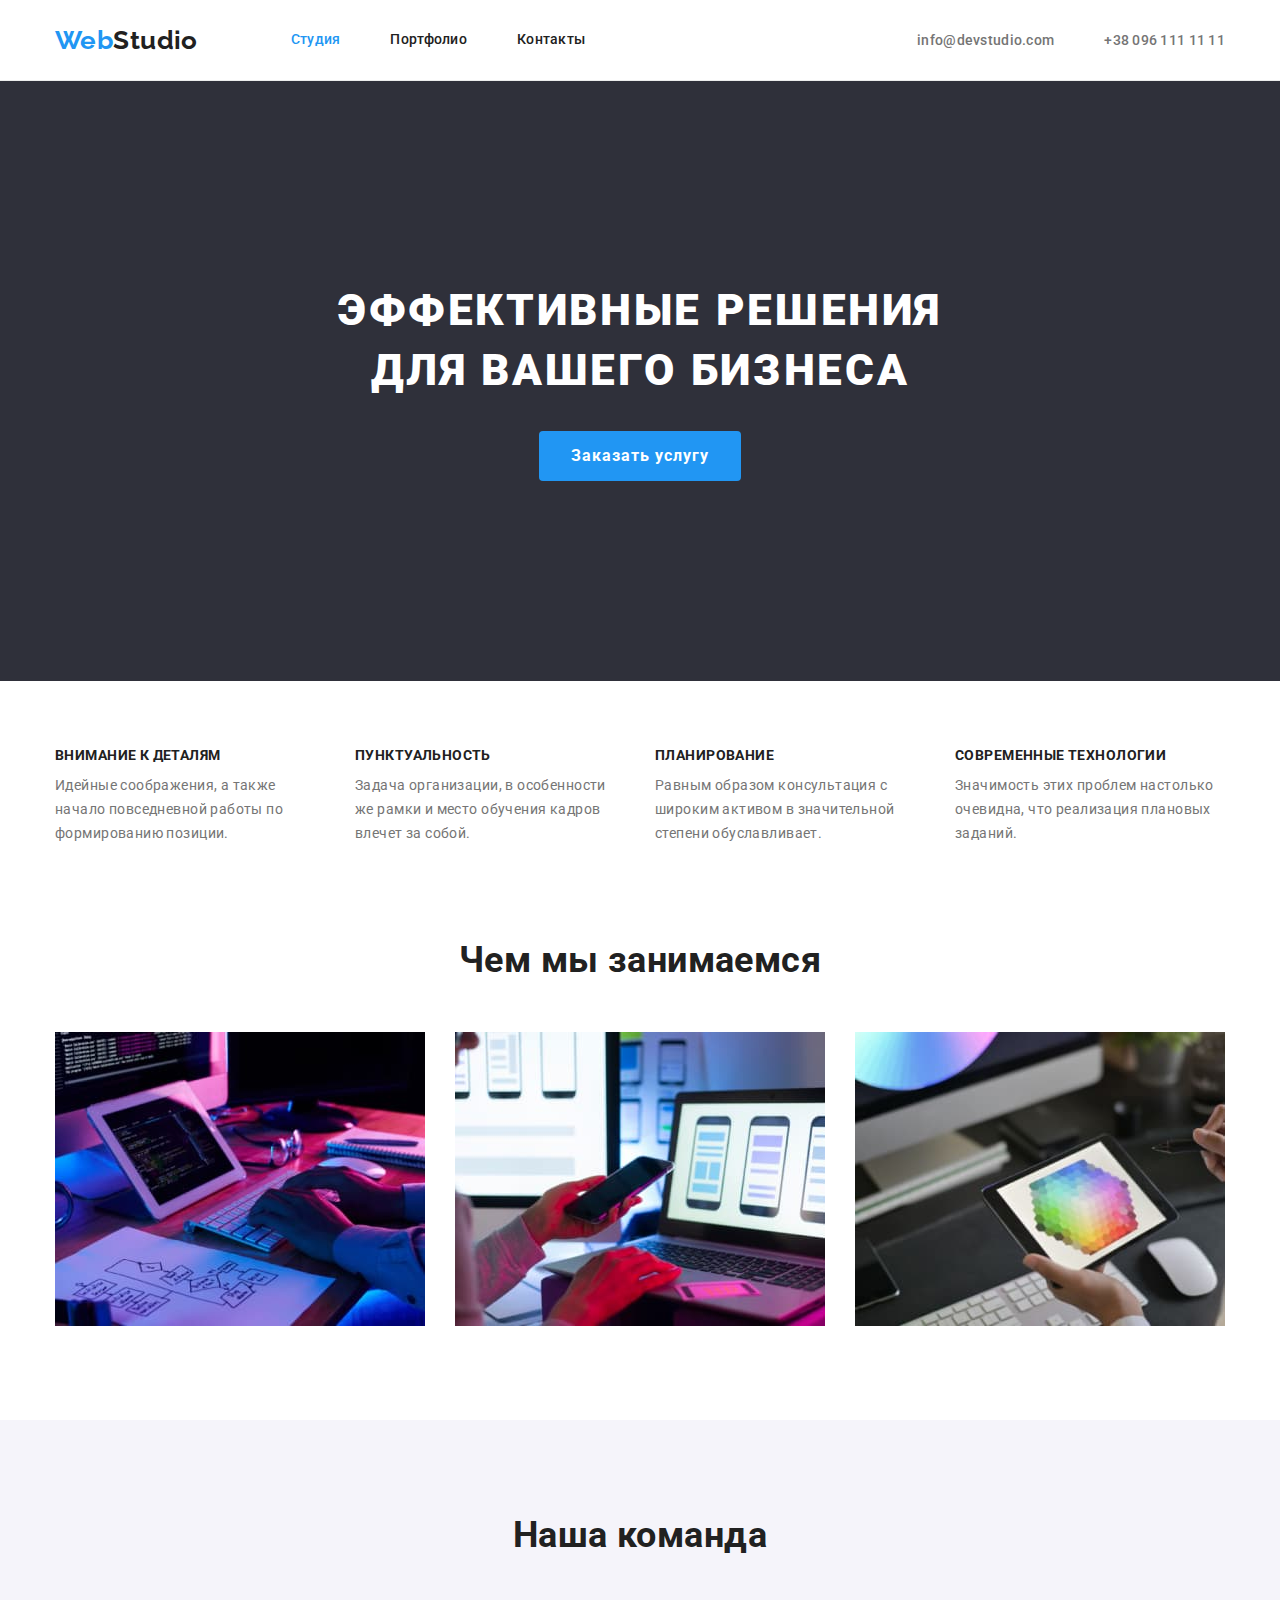
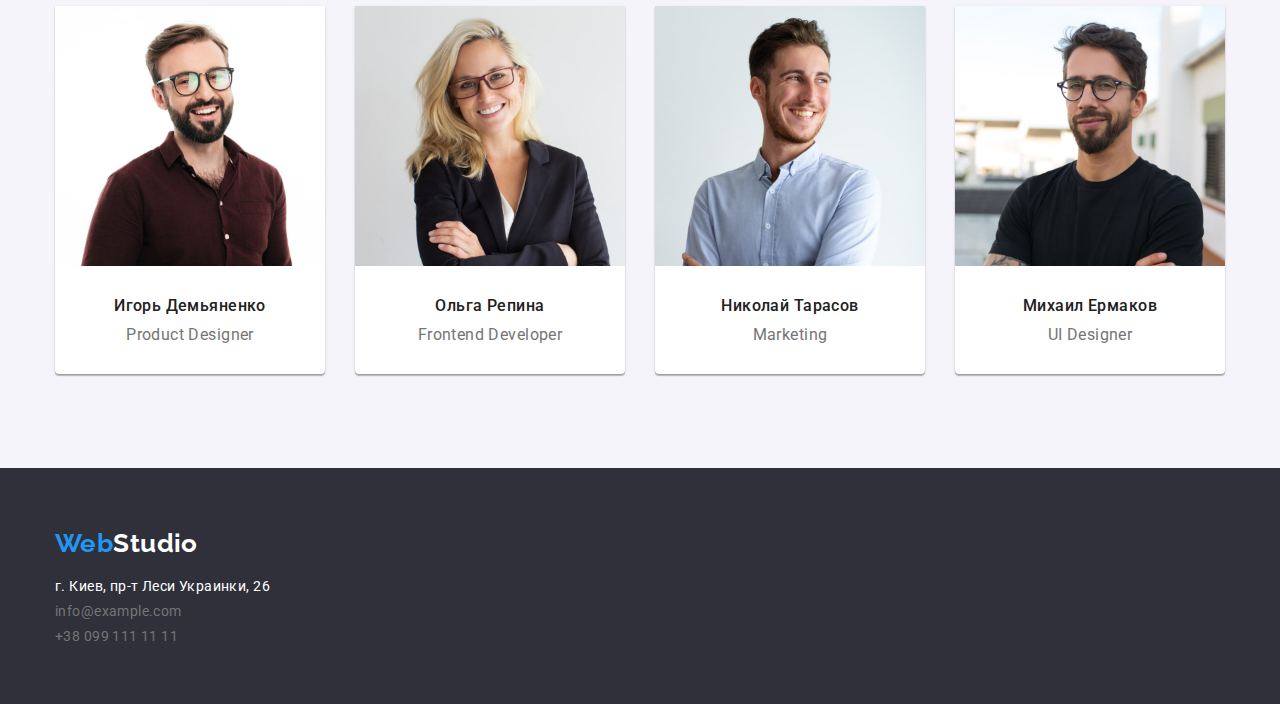
<file: index.html>
<!DOCTYPE html>
<html lang="ru">
<head>
    <meta charset="UTF-8">
    <meta http-equiv="X-UA-Compatible" content="IE=edge">
    <meta name="viewport" content="width=device-width, initial-scale=1.0">
    <title>WebStudio</title>
    <link rel="preconnect" href="https://fonts.googleapis.com">
    <link rel="preconnect" href="https://fonts.gstatic.com" crossorigin>
    <link href="https://fonts.googleapis.com/css2?family=Raleway:wght@700&family=Roboto:wght@400;500;700;900&display=swap" rel="stylesheet">
    <link rel="stylesheet" href="https://cdnjs.cloudflare.com/ajax/libs/modern-normalize/1.1.0/modern-normalize.min.css">
    <link rel="stylesheet" href="css/styles.css">



</head>
<body>
<!--site_header-->
    <header class="header">
        <div class="container main-naw">
            <a class="logo link" href="">Web<span class="logo-accent">Studio</span></a>
      
            <nav>
                <ul class="site-nav list">
                    <li class="item"> <a class="link current" href="">Студия</a></li>
                    <li class="item"> <a class="link" href="./portfolio.html">Портфолио</a></li>
                    <li class="item"> <a class="link" href="">Контакты</a></li>   
                </ul>
            </nav>
            
                <ul class="auth-nav list" >
                    <li class="item"> <a class="link" href="mailto:info@devstudio.com">info@devstudio.com</a> </li>
                    <li class="item"> <a class="link" href="tel:+380961111111">+38 096 111 11 11</a> </li>
                    
                </ul>
        </div>    
  </header>
  <main>
      <!--hero-->
      
        <section class="hero">
            <div class="container">
                <h1 class="hero-title">Эффективные решения <br> для вашего бизнеса</h1>
                <button class="button primary" type="button">Заказать услугу</button>
            </div>
            
        </section>
      
       <!--peculiarities-->
       <section class="section feature">
            <div class="container">
                <h2 class="visually-hidden">Peculiarities</h2>
                <ul class="feature-list list">
                    <li class="item">
                        <h3 class="feature-title">Внимание к деталям</h3>
                        <p class="feature-text">Идейные соображения, а также начало повседневной работы по формированию позиции.
                            </p>
                    </li>
                    <li class="item">
                        <h3 class="feature-title">Пунктуальность</h3>
                        <p class="feature-text">Задача организации, в особенности же рамки и место обучения кадров влечет за собой.
                            </p> 
                    </li>
                    <li class="item">
                        <h3 class="feature-title">Планирование</h3>
                        <p class="feature-text">Равным образом консультация с широким активом в значительной степени обуславливает.
                            </p>   
                    </li>
                    <li class="item">
                        <h3 class="feature-title" >Современные технологии</h3>
                        <p class="feature-text">Значимость этих проблем настолько очевидна, что реализация плановых заданий.
                            </p>   
                    </li>
                </ul>  
            </div>
            
        </section>
         
      <!--what_are_we_doing-->
      
        <section class="section do">
            <div class="container">
                <h2 class="section-title" >Чем мы занимаемся</h2>
                <ul class="img-list list">
                    <li class="item"> <img class="img" src="./images/img1.jpg" alt="Фото с ноутбуком" width="370" height="294"></li>
                    <li class="item"> <img class="img" src="./images/img2.jpg" alt="Фото с телефоном" width="370" height="294"></li>
                    <li class="item"> <img class="img" src="./images/img3.jpg" alt="Фото с планшетом" width="370" height="294"></li>
                </ul>   
            </div>
        </section>
    
   
      <!--our_team-->
      
        <section class="section-team">
            <div class="container">
                <h2 class="section-title">Наша команда</h2>
                <ul class="team list">
                    <!--igor-->
                    <li class="item">
                        <img class="img" src="./images/img4.jpg" alt="Фото Игоря" width="270" height="260">
                        <div class="team-list">
                            <h3  class="team-name">Игорь Демьяненко</h3>
                            <p class="team-text">Product Designer</p>
                        </div>
                       
                    </li>
                    <!--olha-->
                    <li class="item">
                    
                        <img class="img" src="./images/img5.jpg" alt="Фото Ольги" width="270" height="260">
                        <div class="team-list">
                            <h3 class="team-name">Ольга Репина</h3>
                            <p class="team-text">Frontend Developer</p>
                        </div>      
                    </li>
                    <!--nicolay-->
                    <li class="item">
                        
                        <img class="img" src="./images/img6.jpg" alt="Фото Николая" width="270" height="260">
                        <div class="team-list">
                            <h3 class="team-name">Николай Тарасов</h3>
                            <p class="team-text">Marketing</p>
                        </div>
                        
                        
                    </li>
                    <!--michael-->
                    <li class="item">
                        
                        <img class="img" src="./images/img7.jpg" alt="Фото Михаила" width="270" height="260" >
                        <div class="team-list" >
                            <h3 class="team-name">Михаил Ермаков</h3>
                            <p class="team-text">UI Designer</p>
                        </div>
                       
                    
      
                    </li>
                </ul>
            </div>
        </section>
    
 
      
  </main>
  <!--footer-->
  <footer class="footer">
      <div class="container">
        <a class="logo link logo-next" href="" >Web<span class="logo-footer">Studio</span></a>
        <address class="address-top">
           <ul class="address list">
               <li class="item"> <a class="address-place" href="https://goo.gl/maps/zkPrUZPVj4T2EZEg6" target="_blank" rel="noreferrer noopener">
                   г. Киев, пр-т Леси Украинки, 26  
               </a></li>
               <li class="item"> <a class="address-contact" href="mailto:info@example.com">info@example.com</a></li>
               <li class="item"> <a class="address-contact" href="tel:+380991111111">+38 099 111 11 11</a></li>
             </ul> 
        </address>
      </div>
   </footer>
</body>
</html>
</file>
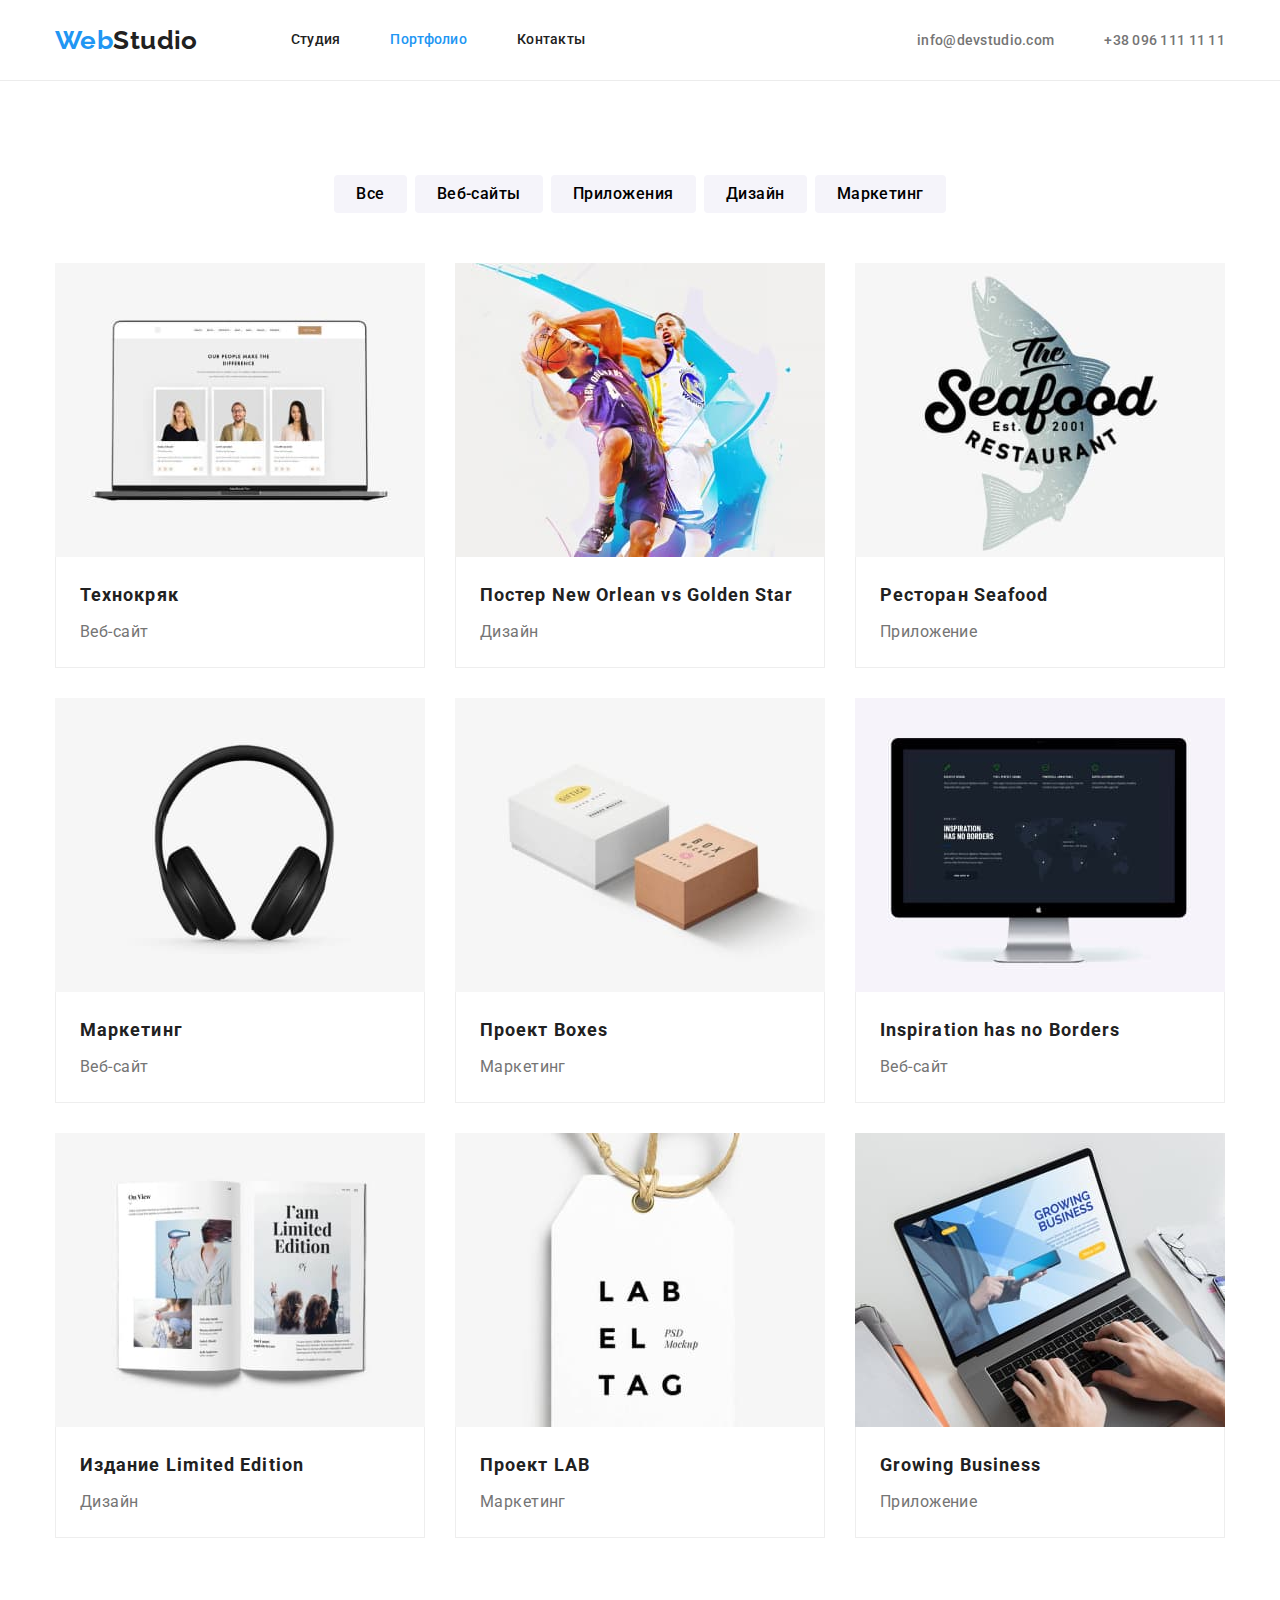
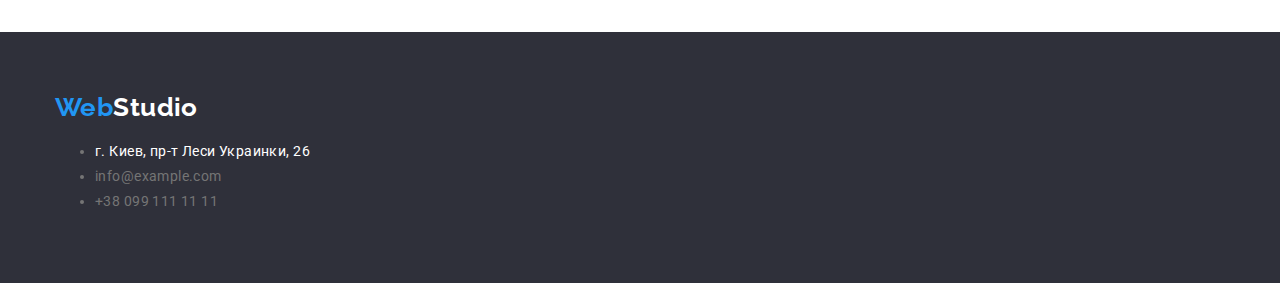
<file: portfolio.html>
<!DOCTYPE html>
<html lang="ru">
<head>
    <meta charset="UTF-8">
    <meta http-equiv="X-UA-Compatible" content="IE=edge">
    <meta name="viewport" content="width=device-width, initial-scale=1.0">
    <title>Portfolio</title>
    <link rel="preconnect" href="https://fonts.googleapis.com">
    <link rel="preconnect" href="https://fonts.gstatic.com" crossorigin>
    <link href="https://fonts.googleapis.com/css2?family=Raleway:wght@700&family=Roboto:wght@400;500;700;900&display=swap" rel="stylesheet">
    <link rel="stylesheet" href="https://cdnjs.cloudflare.com/ajax/libs/modern-normalize/1.1.0/modern-normalize.min.css">
    <link rel="stylesheet" href="css/styles.css">



</head>
<body>
<!--site_header-->
    <header class="header">
        <div class="container main-naw " >
            <a class="logo link" href="">Web<span class="logo-accent">Studio</span></a>
        
        <nav>
            <ul class="site-nav list">
                <li class="item"> <a class="link" href="./index.html">Студия</a></li>
                <li class="item"> <a class="link current" href="./portfolio.html">Портфолио</a></li>
                <li class="item"> <a class="link" href="">Контакты</a></li>
                
            </ul>

        </nav>
        
        <ul class="auth-nav list" >
            <li class="item"> <a class="link" href="mailto:info@devstudio.com">info@devstudio.com</a> </li>
            <li class="item"> <a class="link" href="tel:+380961111111">+38 096 111 11 11</a> </li>
            
        </ul>

        </div>
        
     </header>
    <main>
        <section class="section-portfolio">
            <div class="container">
                <h1 class="visually-hidden">Content Portfolio page</h1>     
                <ul class="button-list list">
                    <li class="item"> <button class="button-portfolio" type="button" >Все</button></li>
                    <li class="item"> <button class="button-portfolio" type="button">Веб-сайты</button></li>
                    <li class="item"> <button class="button-portfolio" type="button">Приложения</button></li>
                    <li class="item"> <button class="button-portfolio" type="button">Дизайн</button></li>
                    <li class="item"> <button class="button-portfolio" type="button">Маркетинг</button></li>
                </ul>
            
                <ul class="project-list list">
                    <li class="project-item">
                        <img class="img" src="./images/cards.jpg" alt="our specialists" width="370" height="294">
                        <div class="project-container">
                            <h2 class="project-title">Технокряк</h2>
                            <p class="project-text">Веб-сайт</p>
                        </div>
                        
                    </li>
                    <li class="project-item" >
                        <img class="img" src="./images/basketball.jpg" alt="basketball players" width="370" height="294">
                        <div class="project-container">
                            <h2 class="project-title">Постер New Orlean vs Golden Star</h2>
                            <p class="project-text">Дизайн</p>
                        </div>
                        
                    </li>
                    <li class="project-item" >
                        <img class="img" src="./images/fichrestaurant.jpg" alt="logo of seafoodrestaurant" width="370" height="294">
                        <div class="project-container">
                            <h2 class="project-title">Ресторан Seafood</h2>
                            <p class="project-text">Приложение</p>
                        </div>
                    </li>
                    <li class="project-item">
                        <img class="img" src="./images/headphone.jpg" alt="headphone" width="370" height="294">
                        <div class="project-container">
                            <h2 class="project-title">Маркетинг</h2>
                            <p class="project-text">Веб-сайт</p>
                        </div>
                        
                    </li>  
                    
                    <li class="project-item">
                        <img class="img" src="./images/boxes.jpg" alt="boxes" width="370" height="294">
                        <div class="project-container">
                            <h2 class="project-title">Проект Boxes</h2>
                            <p class="project-text">Маркетинг</p>
                        </div>
                        
                    </li>
                    <li class="project-item">
                        <img class="img" src="./images/monitor.jpg" alt="monitor" width="370" height="294">
                        <div class="project-container">
                            <h2 lang="en" class="project-title">Inspiration has no Borders</h2>
                            <p class="project-text">Веб-сайт</p>
                        </div>
                     </li>
                    <li class="project-item">
                        <img class="img" src="./images/book.jpg" alt="book" width="370" height="294" >
                        <div class="project-container">
                            <h2 class="project-title">Издание Limited Edition</h2>
                            <p class="project-text">Дизайн</p>   
                        </div>
                            
                    </li>
                    <li class="project-item">
                        <img class="img" src="./images/LAB.jpg" alt="label teg" width="370" height="294">
                        <div class="project-container">
                            <h2 class="project-title">Проект LAB</h2>
                            <p class="project-text">Маркетинг</p>
                        </div>
                        
                    </li>
                    <li class="project-item">
                        <img class="img" src="./images/leptoptyping.jpg" alt="leptop" width="370" height="294" >
                        <div class="project-container">
                            <h2 class="project-title">Growing Business</h2>
                            <p class="project-text">Приложение</p>
                        </div>
                        
    
                    </li>    
                </ul>
            </div>   
                
        
           
        </section>
    </main>

    <!--footer-->
    <footer class="footer">
        <div class="container" >
            <a class="logo link logo-next" href="" >Web<span class="logo-footer">Studio</span></a>
            <address class="address-top">
               <ul class="address">
                   <li class="item"> <a class="address-place" href="https://goo.gl/maps/zkPrUZPVj4T2EZEg6" target="_blank" rel="noreferrer noopener">
                       г. Киев, пр-т Леси Украинки, 26  
                   </a></li>
                   <li class="item"> <a class="address-contact" href="mailto:info@example.com">info@example.com</a></li>
                   <li class="item"> <a class="address-contact" href="tel:+380991111111">+38 099 111 11 11</a></li>
                 </ul> 
            </address>
        </div>
        
         
       </footer>
    
</body>
</html>
</file>
<file: css/styles.css>
:root {
    --primary-text-color: #757575;
    --title-text-color:  #212121;
    --accent-color: #2196F3;
    --primary-white-color: #FFFFFF;
    --secondary-whit-color: color: rgba(255, 255, 255, 0.6);
    --medium-bg-color: #E5E5E5;
    --end-bg-color: #F5F4FA;
    --futer-bg-color: #2F303A;
    --header-border-color: #ECECEC;
    --portfolio-border-color:  #EEEEEE;
}

html {
    box-sizing: border-box;
}

*,
*::before,
*::after {
    box-sizing: inherit;
}

body {

    color: var(--primary-text-color);
    background-color: var(--primary-white-color);
    font-family: 'Roboto', sans-serif;
    font-size: 14px;
    letter-spacing: 0.03em;
    
}

.container {
    width: 1200px;
    padding-left: 15px;
    padding-right: 15px;
    margin-left: auto;
    margin-right: auto;
}

.list {
    list-style: none;
    padding-left: 0;
    margin: 0;
}
.link {
    text-decoration: none;
}

h1,
h2,
h3,
p {
   
    margin: 0;
} 

.img {
    display: block;
    max-width: 100%;
    height: auto;
}
.header {
    border-bottom: 1px solid var(--header-border-color);
}  

/* Logo */
.logo {
    margin-right: 93px;
    color: var(--accent-color);
    font-family: 'Raleway', sans-serif;
    font-weight: 700;
    font-size: 26px;
    line-height: 1.17;
    text-decoration: none;

}

.logo-accent {
    color: var(--title-text-color);
    /* text-decoration: none; */
}

.logo-footer {
    color: var(--primary-white-color);
    /* text-decoration: none; */
}

.logo-next {
    margin-right: 0;
}

/* Main-Naw */

.main-naw {
    display: flex;
    align-items: center;
}
    /* Navigation */

.site-nav {
    display: flex;
}


.site-nav .item:not(:last-child) {
    margin-right: 50px;
}


.site-nav .link {
    display: block;
    padding-top: 32px;
    padding-bottom: 32px;
    color: var(--title-text-color);    
    font-weight: 500;
    font-size: 14px;
    line-height: 1.14;
    letter-spacing: 0.02em;
    text-decoration: none;
   

}

.site-nav .link:hover,
.site-nav .link:focus {
    color: var(--accent-color);
}

.site-nav .link.current {
    color: var(--accent-color);  

}

/* Auth-Naw */
.auth-nav {
    display: flex;
    margin-left: auto;
    
}

.auth-nav .link {
    padding-top: 32px;
    padding-bottom: 32px;
}

.auth-nav .item + .item {
    margin-left: 50px;
}

/* Contact */
.auth-nav .link {
    color: var(--primary-text-color);
    font-weight: 500;
    font-size: 14px;
    line-height: 1.14;
    letter-spacing: 0.02em;
    
}

.auth-nav .link:hover,
.auth-nav .link:focus {
    color: var(--accent-color);
}

/* Visually-hidden */
.visually-hidden {
    position: absolute;
    width: 1px;
    height: 1px;
    margin: -1px;
    border: 0;
    padding: 0;
    
    white-space: nowrap;
    clip-path: inset(100%);
    clip: rect(0 0 0 0);
    overflow: hidden;
  }

 /* Hero title */
 .hero {
    
    padding-top: 200px;
    padding-bottom: 200px;
    background-color: var(--futer-bg-color);
    text-align: center;
}

 .hero-title {
     /* margin-top: 0; */
     margin-bottom: 30px;
    color: var(--primary-white-color);
    font-weight: 900;
    font-size: 44px;
    line-height: 1.36;
    /* text-align: center; */
    letter-spacing: 0.06em;
    text-transform: uppercase;
    }

/* Background color section */

.section.team {
    background-color: var(--end-bg-color);
}

.footer {
    background-color: var(--futer-bg-color);
}

/* Section */

.section-title {
    /* margin-top: 0; */
    margin-bottom: 50px;
    color: var(--title-text-color);
    font-weight: 700;
    font-size: 36px;
    line-height: 1.17;
    text-align: center;
    
}

/* Peculiarities */
.feature {
    padding-top: 67px;
    padding-bottom: 94px;
}
.feature-list {
    display: flex;
}

.feature-list .item {
width: 270px;
}

.feature-list .item:not(:last-child) {
    margin-right: 30px;
}

.feature-title {
    /* margin-top: 0; */
    margin-bottom: 10px;
    color: var(--title-text-color);
    font-weight: 700;
    font-size: 14px;
    line-height: 1.14;
    text-transform: uppercase;
}
.feature-text {
    line-height: 1.71;
}

/* What are we doing */

.section.do {
    padding-bottom: 94px;
}
.img-list {
    display: flex;
}

.img-list .item:not(:last-child) {
margin-right: 30px;
}

/* Team section */
.section-team {
    padding-top: 94px;
    padding-bottom: 94px;
    background-color: var(--end-bg-color);
   }

   .team {
    display: flex;
}

.team .item:not(:last-child) {
margin-right: 30px;
}


.team .item {
    background-color: var(--primary-white-color);
    box-shadow: 0px 1px 3px rgba(0, 0, 0, 0.12), 0px 1px 1px rgba(0, 0, 0, 0.14), 0px 2px 1px rgba(0, 0, 0, 0.2);
    border-radius: 0px 0px 4px 4px;
    
}
.team-list {
    padding-top: 30px;
    padding-bottom: 30px;
}

.team-name {
    
    margin-bottom: 10px;
    color: var(--title-text-color);
    font-style: normal;
    font-weight: 500;
    font-size: 16px;
    line-height: 1.19;
    text-align: center;
}
.team-text {
    
    font-size: 16px;
    line-height: 1.19;
    text-align: center;
    
}

/* Footer */
.footer {
    padding-top: 60px;
    padding-bottom: 60px;
}

.address-top {
    margin-top: 20px;
}
.address {
    
    font-style: normal;   
}

.address .item:not(:last-child) {

margin-bottom: 9px;
}

.address-place {
    
    color: var(--primary-white-color);
    text-decoration: none;
    
}

.address-contact {
    color: var(--secondary-whit-color);
    text-decoration: none;
    
}

.address-contact:hover,
.address-contact:focus,
.address-place:hover,
.address-place:focus {
    color: var(--accent-color);
}


/* Button  */

.button {
    display: inline-block;
    padding-top: 10px;
    padding-right: 32px;
    padding-bottom: 10px;
    padding-left: 32px;
    border: none;
    border-radius: 4px; 
    color: var(--title-text-color);
    background-color: var(--primary-white-color);
    font-family: inherit;
    font-weight: 700;
    font-size: 16px;
    line-height: 1.88;
    align-items: center;
    text-align: center;
    letter-spacing: 0.06em;
    cursor: pointer;
}

.button.primary {
    color: var(--primary-white-color);
    background-color: var(--accent-color);
    
}

.button.secondary {
    color: var(--accent-color);
    background-color: var(--primary-white-color);

}

/* Portfolio page */
.project-list {
    display: flex;
    flex-wrap: wrap;
    margin-top: 50px;
    
}

.section-portfolio {
    padding-top: 94px;
    padding-bottom: 94px;
}
.button-list {
    display: flex;
    justify-content: center;
    
}

.button-portfolio {
    
    padding: 6px 22px;
    background-color: var(--end-bg-color);
    font-family: inherit;
    text-align: center;
    font-size: 16px;
    font-weight: 500;
    line-height: 1.62;
    letter-spacing: 0.03em;
    border: transparent;
    border-radius: 4px;
    
}

.button-portfolio:hover,
.button-portfolio:focus {
    color: var(--primary-white-color);
    background-color: var(--accent-color);
    box-shadow: 0px 3px 1px rgba(0, 0, 0, 0.1), 0px 1px 2px rgba(0, 0, 0, 0.08), 0px 2px 2px rgba(0, 0, 0, 0.12);
}

.button-list .item:not(:last-child) {
    margin-right: 8px;
}


.button-item:hover,
.button-item:focus
 {
    color: var(--primary-white-color);
    background-color: var(--accent-color);
}

.project-container {
    padding: 20px 24px;
    
    border: 1px solid var(--portfolio-border-color);
    border-top: none;
}

.project-item {
    width: 370px;
    
}
.project-item:not(:nth-child(3n)) {
    margin-right: 30px;
}

.project-item:not(:nth-last-child(-n+3)) {
    margin-bottom: 30px;
} 


.project-title {
    margin-bottom: 4px;
    color: var(--title-text-color);
    font-weight: 700;
    font-size: 18px;
    line-height: 2;
    letter-spacing: 0.06em;
    
}
.project-text {
    font-weight: 400;
    font-size: 16px;
    line-height: 1.88;
}
</file>
